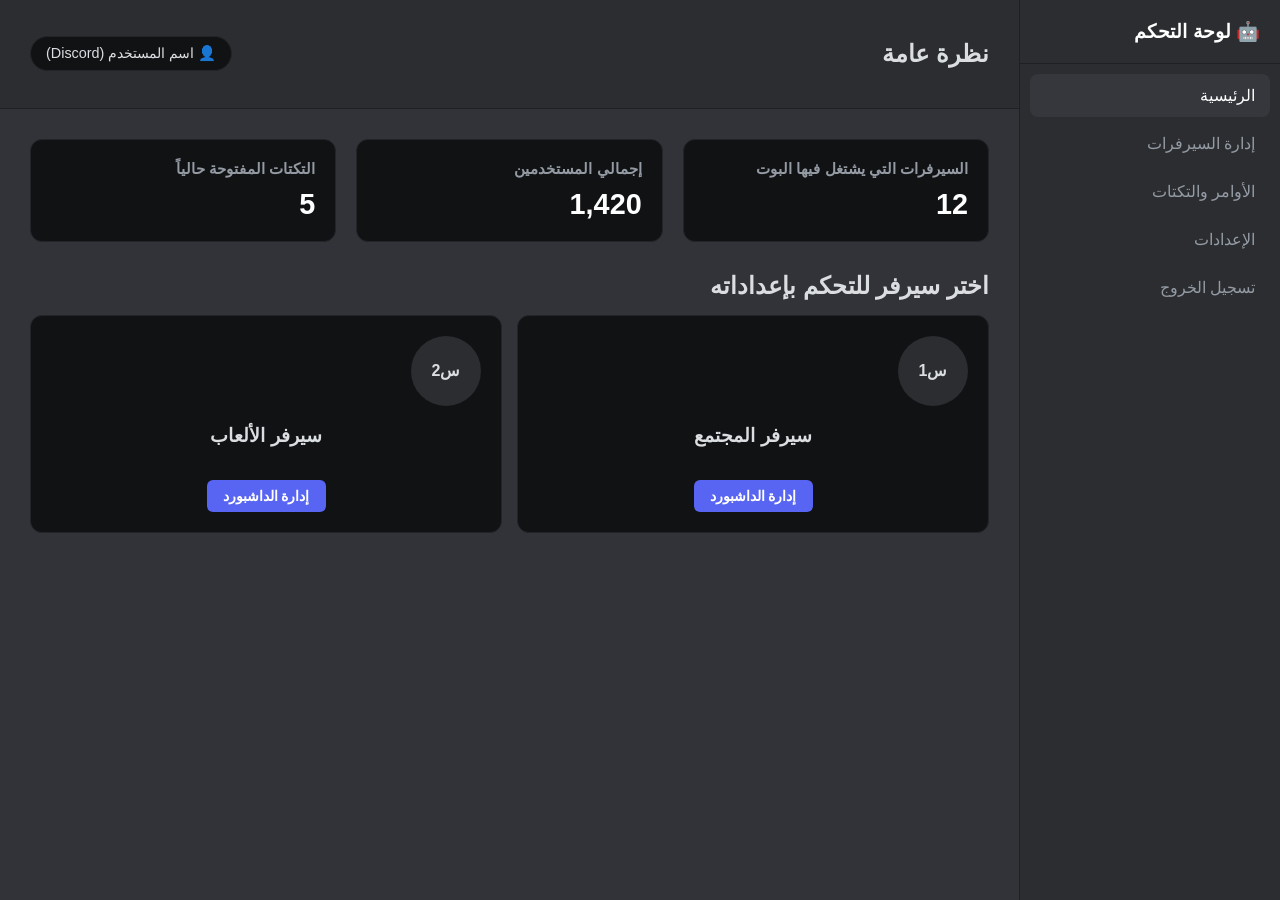
<file: cogs/dashboard.html>
<!DOCTYPE html>
<html lang="ar" dir="rtl">
<head>
    <meta charset="UTF-8">
    <meta name="viewport" content="width=device-width, initial-scale=1.0">
    <title>لوحة تحكم البوت - Dashboard</title>
    <style>
        :root {
            --bg-main: #313338;
            --bg-sidebar: #2b2d31;
            --bg-card: #111214;
            --accent: #5865F2;
            --accent-hover: #4752C4;
            --text-main: #dbdee1;
            --text-muted: #949ba4;
        }

        body {
            background-color: var(--bg-main);
            color: var(--text-main);
            font-family: 'Segoe UI', Tahoma, Geneva, Verdana, sans-serif;
            margin: 0;
            display: flex;
            height: 100vh;
            overflow: hidden;
        }

        /* القائمة الجانبية */
        .sidebar {
            width: 260px;
            background-color: var(--bg-sidebar);
            display: flex;
            flex-direction: column;
            border-left: 1px solid #1f2023;
        }

        .sidebar-brand {
            padding: 20px;
            font-size: 1.2rem;
            font-weight: bold;
            color: #ffffff;
            border-bottom: 1px solid #1f2023;
            display: flex;
            align-items: center;
            gap: 10px;
        }

        .sidebar-menu {
            list-style: none;
            padding: 10px;
            margin: 0;
            flex-grow: 1;
        }

        .sidebar-menu li {
            padding: 12px 15px;
            margin-bottom: 5px;
            border-radius: 8px;
            cursor: pointer;
            color: var(--text-muted);
            transition: 0.2s;
        }

        .sidebar-menu li:hover, .sidebar-menu li.active {
            background-color: #35373c;
            color: #ffffff;
        }

        /* المحتوى الرئيسي */
        .main-content {
            flex-grow: 1;
            display: flex;
            flex-direction: column;
            overflow-y: auto;
        }

        .header {
            padding: 20px 30px;
            background-color: var(--bg-sidebar);
            border-bottom: 1px solid #1f2023;
            display: flex;
            justify-content: space-between;
            align-items: center;
        }

        .user-profile {
            background-color: var(--bg-card);
            padding: 8px 15px;
            border-radius: 20px;
            font-size: 0.9rem;
            border: 1px solid #232428;
        }

        .content-body {
            padding: 30px;
        }

        /* شبكة الإحصائيات */
        .stats-grid {
            display: grid;
            grid-template-columns: repeat(auto-fit, minmax(220px, 1fr));
            gap: 20px;
            margin-bottom: 30px;
        }

        .stat-card {
            background-color: var(--bg-card);
            padding: 20px;
            border-radius: 12px;
            border: 1px solid #232428;
        }

        .stat-card h3 {
            margin: 0 0 10px 0;
            color: var(--text-muted);
            font-size: 0.95rem;
        }

        .stat-card .number {
            font-size: 1.8rem;
            font-weight: bold;
            color: #ffffff;
        }

        /* قسم السيرفرات المتاحة للتحكم */
        .servers-section h2 {
            margin-bottom: 15px;
        }

        .server-grid {
            display: grid;
            grid-template-columns: repeat(auto-fit, minmax(200px, 1fr));
            gap: 15px;
        }

        .server-card {
            background-color: var(--bg-card);
            padding: 20px;
            border-radius: 12px;
            text-align: center;
            border: 1px solid #232428;
            transition: 0.2s;
        }

        .server-card:hover {
            border-color: var(--accent);
        }

        .server-icon {
            width: 70px;
            height: 70px;
            border-radius: 50%;
            margin-bottom: 10px;
            background-color: #2b2d31;
        }

        .btn-manage {
            display: inline-block;
            margin-top: 15px;
            background-color: var(--accent);
            color: white;
            padding: 8px 16px;
            border-radius: 6px;
            text-decoration: none;
            font-size: 0.9rem;
            font-weight: bold;
        }

        .btn-manage:hover {
            background-color: var(--accent-hover);
        }
    </style>
</head>
<body>

    <!-- القائمة الجانبية -->
    <div class="sidebar">
        <div class="sidebar-brand">
            <span>🤖 لوحة التحكم</span>
        </div>
        <ul class="sidebar-menu">
            <li class="active">الرئيسية</li>
            <li>إدارة السيرفرات</li>
            <li>الأوامر والتكتات</li>
            <li>الإعدادات</li>
            <li>تسجيل الخروج</li>
        </ul>
    </div>

    <!-- المحتوى الرئيسي -->
    <div class="main-content">
        <!-- الهيدر العلوي -->
        <div class="header">
            <h2>نظرة عامة</h2>
            <div class="user-profile">
                <span>👤 اسم المستخدم (Discord)</span>
            </div>
        </div>

        <!-- محتوى الداشبورد -->
        <div class="content-body">
            <!-- مربعات الإحصائيات -->
            <div class="stats-grid">
                <div class="stat-card">
                    <h3>السيرفرات التي يشتغل فيها البوت</h3>
                    <div class="number">12</div>
                </div>
                <div class="stat-card">
                    <h3>إجمالي المستخدمين</h3>
                    <div class="number">1,420</div>
                </div>
                <div class="stat-card">
                    <h3>التكتات المفتوحة حالياً</h3>
                    <div class="number">5</div>
                </div>
            </div>

            <!-- قائمة السيرفرات -->
            <div class="servers-section">
                <h2>اختر سيرفر للتحكم بإعداداته</h2>
                <div class="server-grid">
                    <!-- سيرفر تجريبي 1 -->
                    <div class="server-card">
                        <div class="server-icon" style="display:flex; align-items:center; justify-content:center; font-weight:bold;">س1</div>
                        <h3>سيرفر المجتمع</h3>
                        <a href="#" class="btn-manage">إدارة الداشبورد</a>
                    </div>
                    <!-- سيرفر تجريبي 2 -->
                    <div class="server-card">
                        <div class="server-icon" style="display:flex; align-items:center; justify-content:center; font-weight:bold;">س2</div>
                        <h3>سيرفر الألعاب</h3>
                        <a href="#" class="btn-manage">إدارة الداشبورد</a>
                    </div>
                </div>
            </div>
        </div>
    </div>

</body>
</html>
</file>
